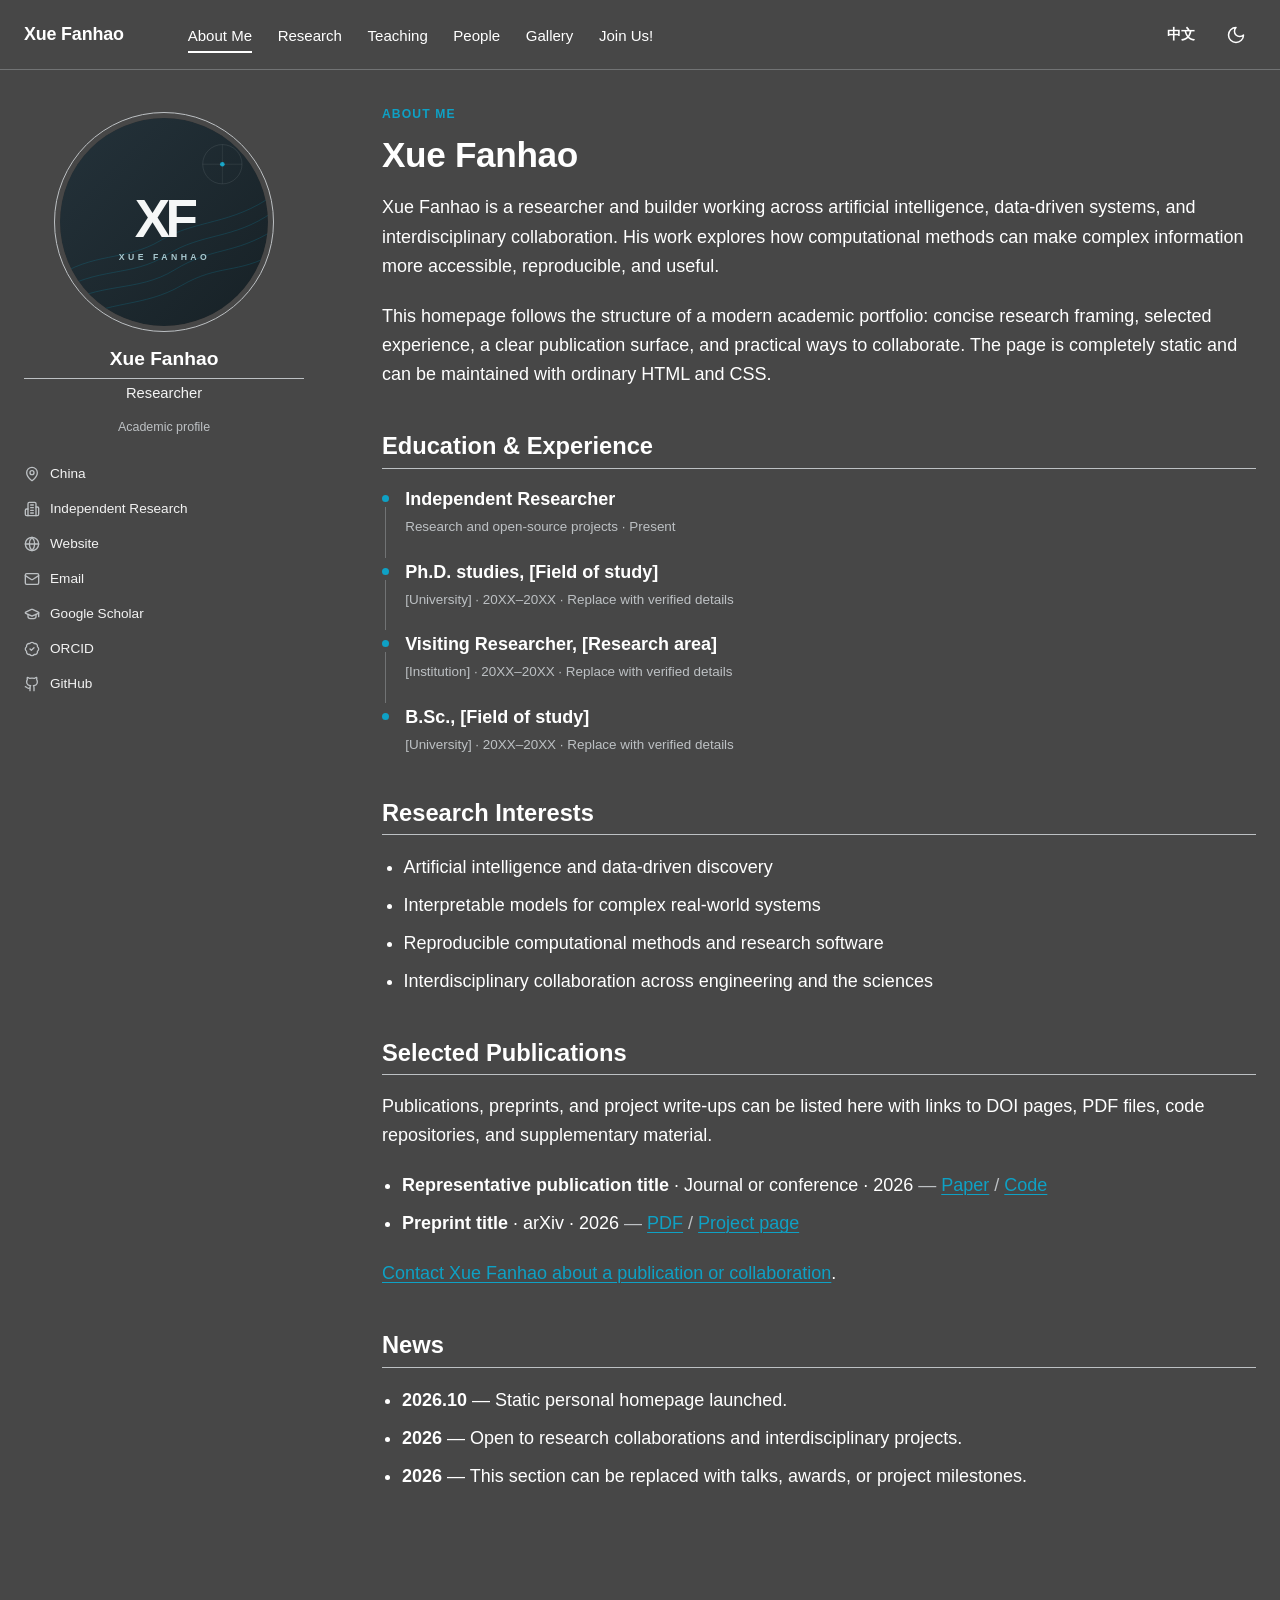
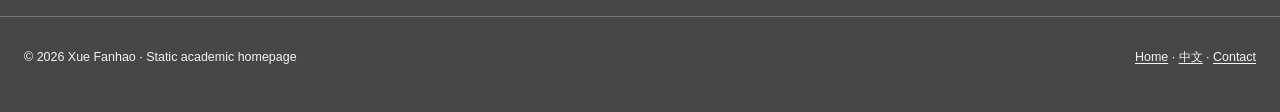
<file: index.html>
<!doctype html>
<html lang="en" data-theme="dark">
  <head>
    <meta charset="utf-8">
    <meta name="viewport" content="width=device-width, initial-scale=1">
    <title>Xue Fanhao | Personal Homepage</title>
    <meta name="description" content="Personal academic homepage of Xue Fanhao, featuring research interests, selected experience, publications, teaching, and collaboration opportunities.">
    <link rel="canonical" href="https://fengxue-github.github.io/xuefanhao.github.io/">
    <meta property="og:type" content="profile">
    <meta property="og:title" content="Xue Fanhao | Personal Homepage">
    <meta property="og:description" content="Research, teaching, collaboration, and selected work.">
    <meta property="og:url" content="https://fengxue-github.github.io/xuefanhao.github.io/">
    <meta name="theme-color" content="#474747">
    <link rel="icon" href="assets/favicon.svg" type="image/svg+xml">
    <script>
      document.documentElement.dataset.theme =
        localStorage.getItem("xuefanhao-theme") || "dark";
    </script>
    <link rel="stylesheet" href="assets/styles.css">
  </head>
  <body>
    <a class="skip-link" href="#main-content">Skip to content</a>
    <header class="masthead">
      <div class="masthead__inner">
        <a class="brand" href="index.html">Xue Fanhao</a>
        <button class="icon-button nav-toggle" type="button" aria-label="Open navigation" aria-controls="site-nav" aria-expanded="false" data-nav-toggle>
          <i data-lucide="menu"></i>
        </button>
        <nav class="site-nav" id="site-nav" aria-label="Primary navigation">
          <a href="index.html" aria-current="page">About Me</a>
          <a href="research.html">Research</a>
          <a href="teaching.html">Teaching</a>
          <a href="people.html">People</a>
          <a href="gallery.html">Gallery</a>
          <a href="join.html">Join Us!</a>
        </nav>
        <div class="header-actions">
          <a class="lang-switch" href="chinese_intro.html" lang="zh-CN">中文</a>
          <button class="icon-button" type="button" aria-label="Switch to light theme" data-theme-toggle>
            <i class="theme-moon" data-lucide="moon"></i>
            <i class="theme-sun" data-lucide="sun"></i>
          </button>
        </div>
      </div>
    </header>

    <div class="page-shell">
      <aside class="profile" aria-label="Profile">
        <div class="avatar-frame">
          <img class="avatar" src="assets/profile.svg" alt="Placeholder portrait for Xue Fanhao" width="360" height="360">
        </div>
        <div>
          <h2 class="profile__name">Xue Fanhao</h2>
          <p class="profile__role">Researcher</p>
          <p class="profile__pronouns">Academic profile</p>
        </div>
        <ul class="profile__links">
          <li><i data-lucide="map-pin"></i><span>China</span></li>
          <li><i data-lucide="building-2"></i><span>Independent Research</span></li>
          <li><i data-lucide="globe"></i><a href="https://fengxue-github.github.io/xuefanhao.github.io/">Website</a></li>
          <li><i data-lucide="mail"></i><a href="mailto:xuefanhao@example.com">Email</a></li>
          <li><i data-lucide="graduation-cap"></i><a href="#publications">Google Scholar</a></li>
          <li><i data-lucide="badge-check"></i><a href="#publications">ORCID</a></li>
          <li><i data-lucide="github"></i><a href="https://github.com/xuefanhao">GitHub</a></li>
        </ul>
      </aside>

      <main class="content" id="main-content">
        <header class="content-intro">
          <p class="eyebrow">About me</p>
          <h1>Xue Fanhao</h1>
          <p>
            Xue Fanhao is a researcher and builder working across artificial
            intelligence, data-driven systems, and interdisciplinary
            collaboration. His work explores how computational methods can
            make complex information more accessible, reproducible, and useful.
          </p>
          <p>
            This homepage follows the structure of a modern academic portfolio:
            concise research framing, selected experience, a clear publication
            surface, and practical ways to collaborate. The page is completely
            static and can be maintained with ordinary HTML and CSS.
          </p>
        </header>

        <section aria-labelledby="experience-title">
          <h2 id="experience-title">Education &amp; Experience</h2>
          <ul class="timeline">
            <li>
              <strong>Independent Researcher</strong>
              <span class="timeline__meta">Research and open-source projects · Present</span>
            </li>
            <li>
              <strong>Ph.D. studies, [Field of study]</strong>
              <span class="timeline__meta">[University] · 20XX–20XX · Replace with verified details</span>
            </li>
            <li>
              <strong>Visiting Researcher, [Research area]</strong>
              <span class="timeline__meta">[Institution] · 20XX–20XX · Replace with verified details</span>
            </li>
            <li>
              <strong>B.Sc., [Field of study]</strong>
              <span class="timeline__meta">[University] · 20XX–20XX · Replace with verified details</span>
            </li>
          </ul>
        </section>

        <section aria-labelledby="interests-title">
          <h2 id="interests-title">Research Interests</h2>
          <ul>
            <li>Artificial intelligence and data-driven discovery</li>
            <li>Interpretable models for complex real-world systems</li>
            <li>Reproducible computational methods and research software</li>
            <li>Interdisciplinary collaboration across engineering and the sciences</li>
          </ul>
        </section>

        <section aria-labelledby="publications-title">
          <h2 id="publications-title">Selected Publications</h2>
          <p>
            Publications, preprints, and project write-ups can be listed here
            with links to DOI pages, PDF files, code repositories, and
            supplementary material.
          </p>
          <ul class="plain-list">
            <li>
              <strong>Representative publication title</strong> · Journal or
              conference · 2026
              <span class="text-muted">— <a href="#">Paper</a> / <a href="#">Code</a></span>
            </li>
            <li>
              <strong>Preprint title</strong> · arXiv · 2026
              <span class="text-muted">— <a href="#">PDF</a> / <a href="#">Project page</a></span>
            </li>
          </ul>
          <p><a href="join.html">Contact Xue Fanhao about a publication or collaboration</a>.</p>
        </section>

        <section aria-labelledby="news-title">
          <h2 id="news-title">News</h2>
          <ul class="plain-list">
            <li><strong>2026.10</strong> — Static personal homepage launched.</li>
            <li><strong>2026</strong> — Open to research collaborations and interdisciplinary projects.</li>
            <li><strong>2026</strong> — This section can be replaced with talks, awards, or project milestones.</li>
          </ul>
        </section>
      </main>
    </div>

    <footer class="site-footer">
      <div class="site-footer__inner">
        <p>&copy; 2026 Xue Fanhao · Static academic homepage</p>
        <p><a href="index.html">Home</a> · <a href="chinese_intro.html">中文</a> · <a href="join.html">Contact</a></p>
      </div>
    </footer>

    <script src="assets/lucide.min.js"></script>
    <script src="assets/site.js"></script>
  </body>
</html>
</file>
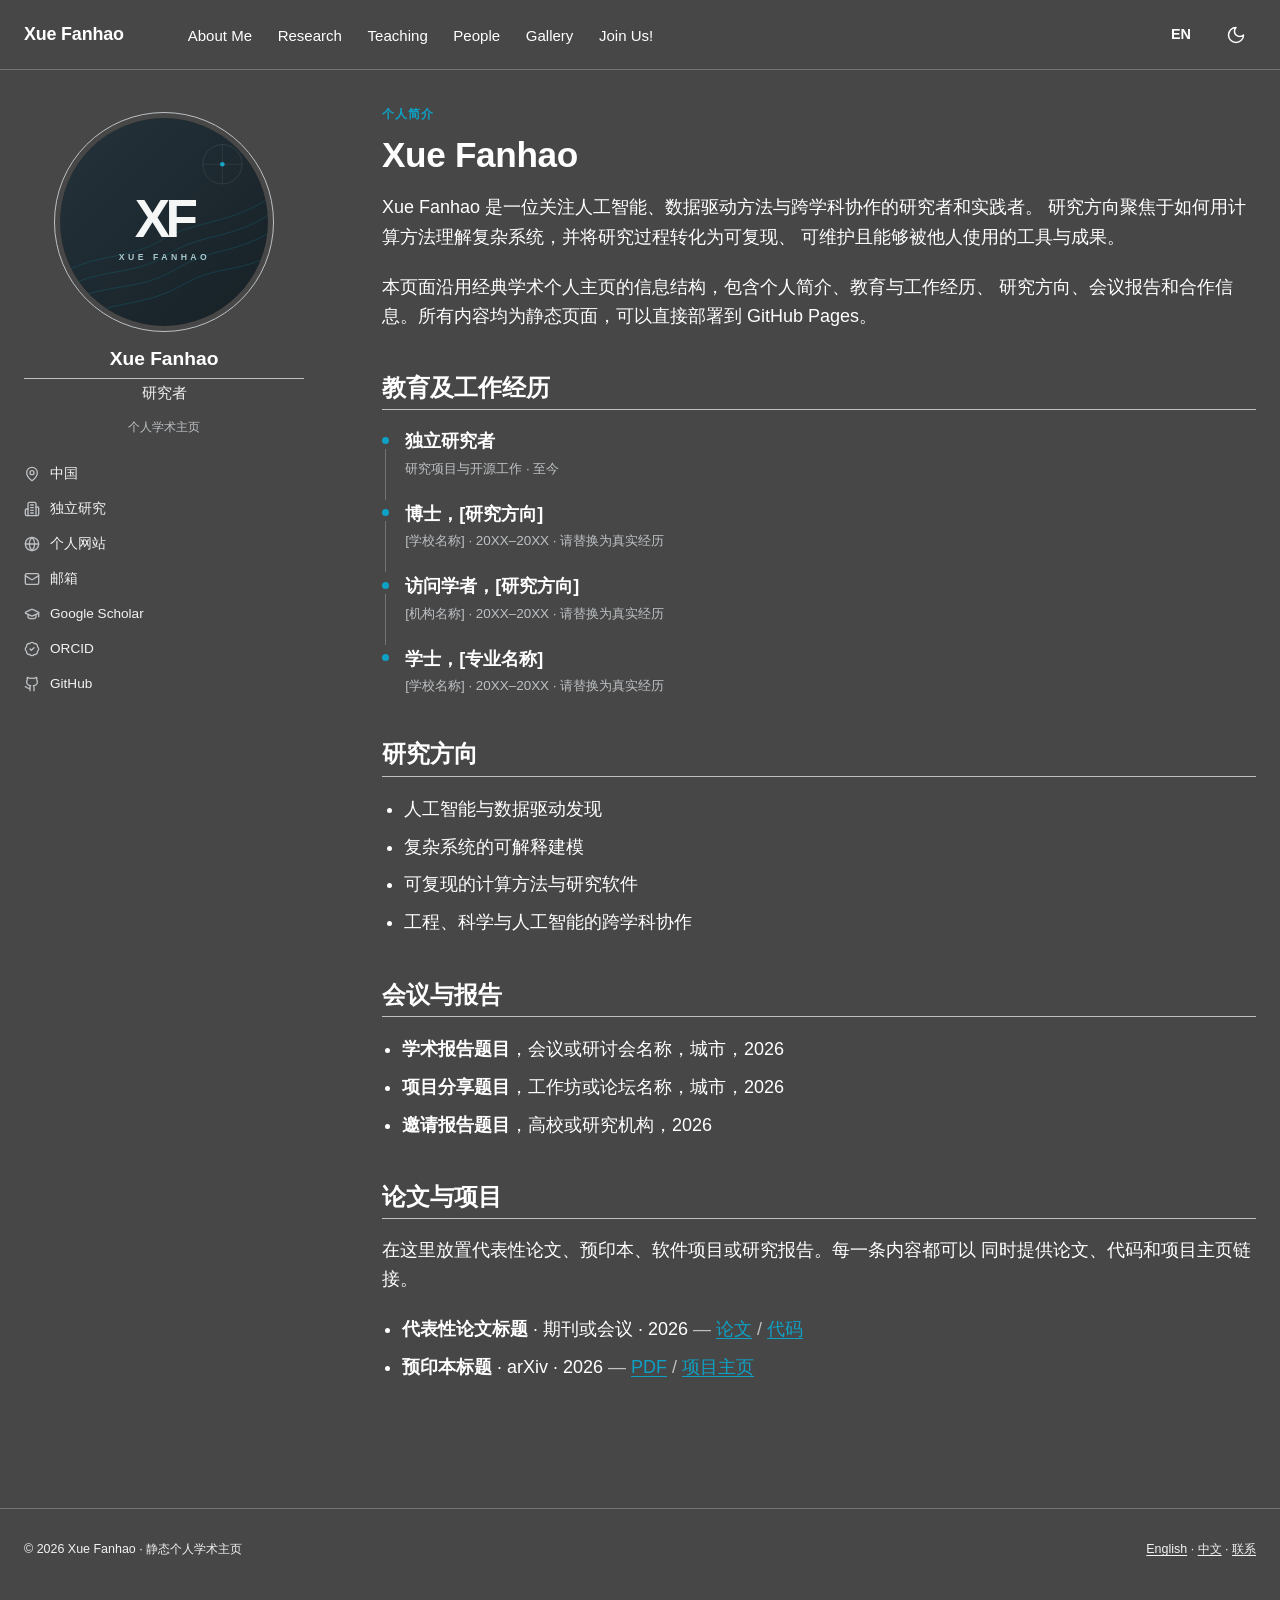
<file: chinese_intro.html>
<!doctype html>
<html lang="zh-CN" data-theme="dark">
  <head>
    <meta charset="utf-8">
    <meta name="viewport" content="width=device-width, initial-scale=1">
    <title>个人简介 | Xue Fanhao</title>
    <meta name="description" content="Xue Fanhao 的个人主页，包含个人简介、教育与工作经历、研究方向、会议报告及合作信息。">
    <link rel="canonical" href="https://fengxue-github.github.io/xuefanhao.github.io/chinese_intro.html">
    <meta property="og:type" content="profile">
    <meta property="og:title" content="个人简介 | Xue Fanhao">
    <meta property="og:description" content="研究方向、经历、报告与合作信息。">
    <meta property="og:url" content="https://fengxue-github.github.io/xuefanhao.github.io/chinese_intro.html">
    <meta name="theme-color" content="#474747">
    <link rel="icon" href="assets/favicon.svg" type="image/svg+xml">
    <script>
      document.documentElement.dataset.theme =
        localStorage.getItem("xuefanhao-theme") || "dark";
    </script>
    <link rel="stylesheet" href="assets/styles.css">
  </head>
  <body>
    <a class="skip-link" href="#main-content">跳到主要内容</a>
    <header class="masthead">
      <div class="masthead__inner">
        <a class="brand" href="index.html">Xue Fanhao</a>
        <button class="icon-button nav-toggle" type="button" aria-label="打开导航" aria-controls="site-nav" aria-expanded="false" data-nav-toggle>
          <i data-lucide="menu"></i>
        </button>
        <nav class="site-nav" id="site-nav" aria-label="主导航">
          <a href="index.html">About Me</a>
          <a href="research.html">Research</a>
          <a href="teaching.html">Teaching</a>
          <a href="people.html">People</a>
          <a href="gallery.html">Gallery</a>
          <a href="join.html">Join Us!</a>
        </nav>
        <div class="header-actions">
          <a class="lang-switch" href="index.html" lang="en">EN</a>
          <button class="icon-button" type="button" aria-label="切换为浅色主题" data-theme-toggle>
            <i class="theme-moon" data-lucide="moon"></i>
            <i class="theme-sun" data-lucide="sun"></i>
          </button>
        </div>
      </div>
    </header>

    <div class="page-shell">
      <aside class="profile" aria-label="个人资料">
        <div class="avatar-frame">
          <img class="avatar" src="assets/profile.svg" alt="Xue Fanhao 的头像占位图" width="360" height="360">
        </div>
        <div>
          <h2 class="profile__name">Xue Fanhao</h2>
          <p class="profile__role">研究者</p>
          <p class="profile__pronouns">个人学术主页</p>
        </div>
        <ul class="profile__links">
          <li><i data-lucide="map-pin"></i><span>中国</span></li>
          <li><i data-lucide="building-2"></i><span>独立研究</span></li>
          <li><i data-lucide="globe"></i><a href="https://fengxue-github.github.io/xuefanhao.github.io/">个人网站</a></li>
          <li><i data-lucide="mail"></i><a href="mailto:xuefanhao@example.com">邮箱</a></li>
          <li><i data-lucide="graduation-cap"></i><a href="#papers">Google Scholar</a></li>
          <li><i data-lucide="badge-check"></i><a href="#papers">ORCID</a></li>
          <li><i data-lucide="github"></i><a href="https://github.com/xuefanhao">GitHub</a></li>
        </ul>
      </aside>

      <main class="content" id="main-content">
        <header class="content-intro">
          <p class="eyebrow">个人简介</p>
          <h1>Xue Fanhao</h1>
          <p>
            Xue Fanhao 是一位关注人工智能、数据驱动方法与跨学科协作的研究者和实践者。
            研究方向聚焦于如何用计算方法理解复杂系统，并将研究过程转化为可复现、
            可维护且能够被他人使用的工具与成果。
          </p>
          <p>
            本页面沿用经典学术个人主页的信息结构，包含个人简介、教育与工作经历、
            研究方向、会议报告和合作信息。所有内容均为静态页面，可以直接部署到
            GitHub Pages。
          </p>
        </header>

        <section aria-labelledby="experience-title">
          <h2 id="experience-title">教育及工作经历</h2>
          <ul class="timeline">
            <li>
              <strong>独立研究者</strong>
              <span class="timeline__meta">研究项目与开源工作 · 至今</span>
            </li>
            <li>
              <strong>博士，[研究方向]</strong>
              <span class="timeline__meta">[学校名称] · 20XX–20XX · 请替换为真实经历</span>
            </li>
            <li>
              <strong>访问学者，[研究方向]</strong>
              <span class="timeline__meta">[机构名称] · 20XX–20XX · 请替换为真实经历</span>
            </li>
            <li>
              <strong>学士，[专业名称]</strong>
              <span class="timeline__meta">[学校名称] · 20XX–20XX · 请替换为真实经历</span>
            </li>
          </ul>
        </section>

        <section aria-labelledby="interests-title">
          <h2 id="interests-title">研究方向</h2>
          <ul>
            <li>人工智能与数据驱动发现</li>
            <li>复杂系统的可解释建模</li>
            <li>可复现的计算方法与研究软件</li>
            <li>工程、科学与人工智能的跨学科协作</li>
          </ul>
        </section>

        <section aria-labelledby="talks-title">
          <h2 id="talks-title">会议与报告</h2>
          <ul class="plain-list">
            <li><strong>学术报告题目</strong>，会议或研讨会名称，城市，2026</li>
            <li><strong>项目分享题目</strong>，工作坊或论坛名称，城市，2026</li>
            <li><strong>邀请报告题目</strong>，高校或研究机构，2026</li>
          </ul>
        </section>

        <section id="papers" aria-labelledby="papers-title">
          <h2 id="papers-title">论文与项目</h2>
          <p>
            在这里放置代表性论文、预印本、软件项目或研究报告。每一条内容都可以
            同时提供论文、代码和项目主页链接。
          </p>
          <ul class="plain-list">
            <li>
              <strong>代表性论文标题</strong> · 期刊或会议 · 2026
              <span class="text-muted">— <a href="#">论文</a> / <a href="#">代码</a></span>
            </li>
            <li>
              <strong>预印本标题</strong> · arXiv · 2026
              <span class="text-muted">— <a href="#">PDF</a> / <a href="#">项目主页</a></span>
            </li>
          </ul>
        </section>
      </main>
    </div>

    <footer class="site-footer">
      <div class="site-footer__inner">
        <p>&copy; 2026 Xue Fanhao · 静态个人学术主页</p>
        <p><a href="index.html">English</a> · <a href="chinese_intro.html">中文</a> · <a href="join.html">联系</a></p>
      </div>
    </footer>

    <script src="assets/lucide.min.js"></script>
    <script src="assets/site.js"></script>
  </body>
</html>
</file>
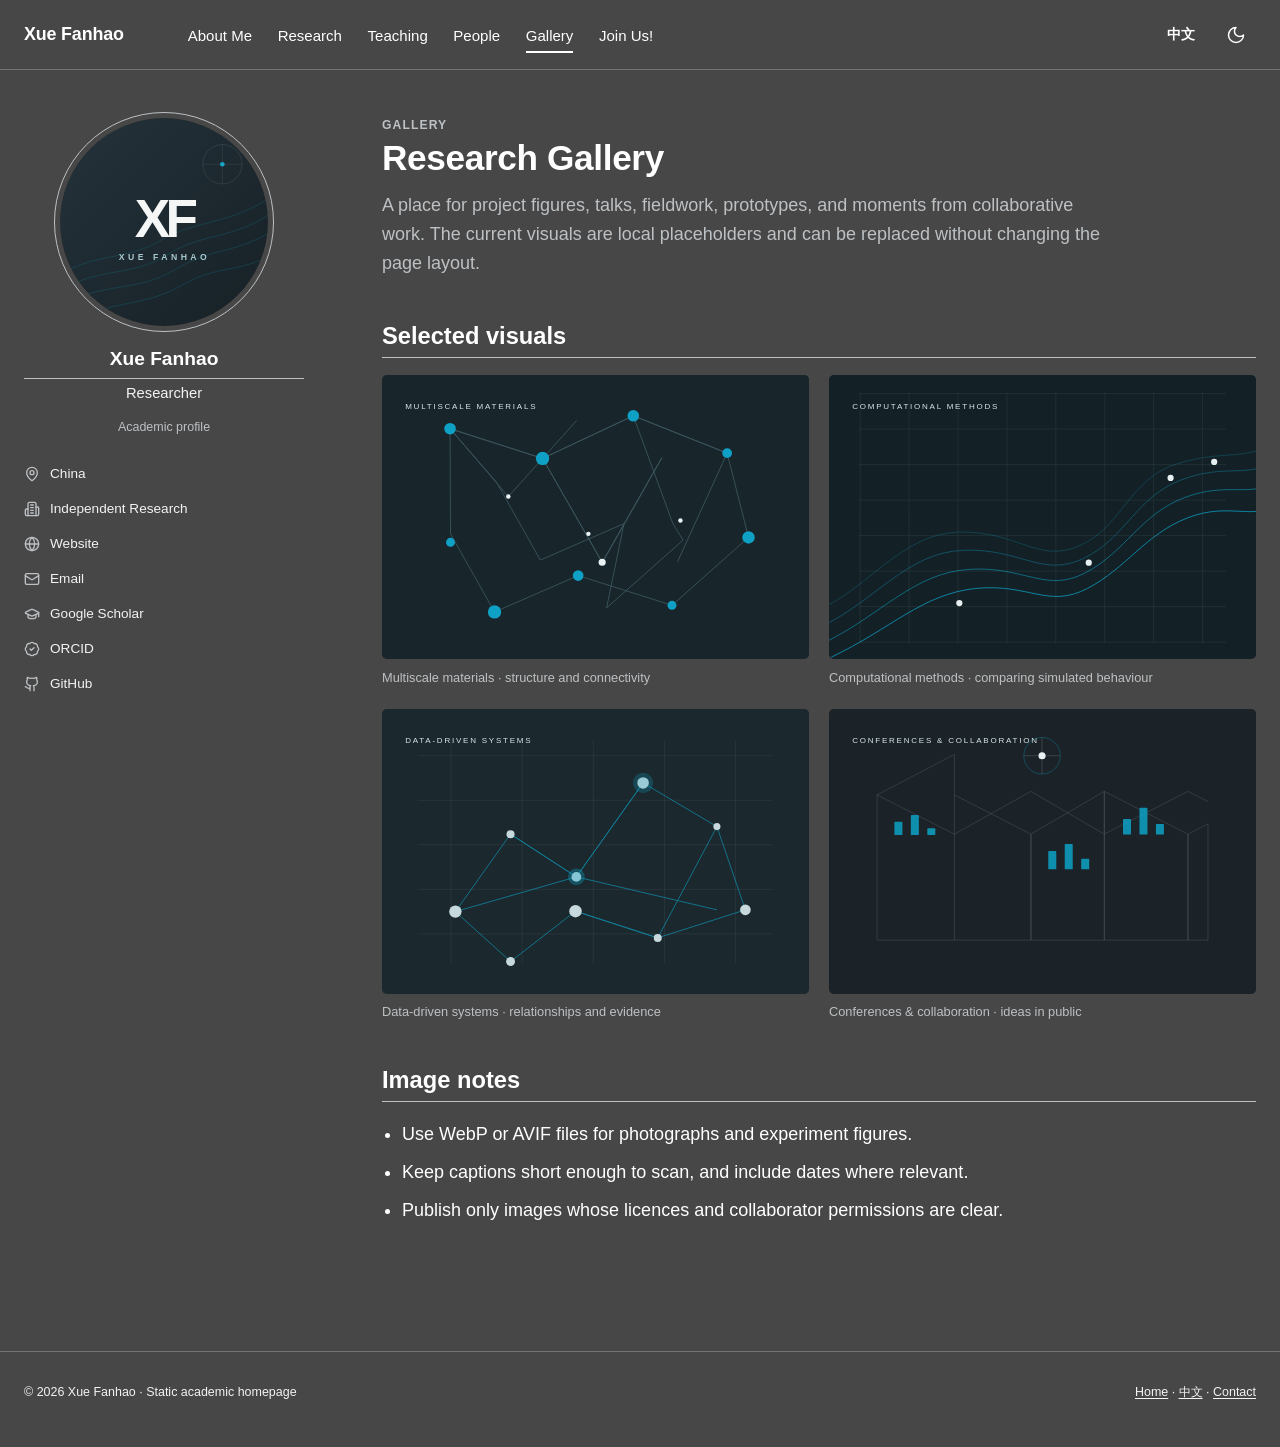
<file: gallery.html>
<!doctype html>
<html lang="en" data-theme="dark">
  <head>
    <meta charset="utf-8">
    <meta name="viewport" content="width=device-width, initial-scale=1">
    <title>Gallery | Xue Fanhao</title>
    <meta name="description" content="Research gallery for Xue Fanhao, featuring methods, systems, and collaboration.">
    <link rel="canonical" href="https://fengxue-github.github.io/xuefanhao.github.io/gallery.html">
    <meta name="theme-color" content="#474747">
    <link rel="icon" href="assets/favicon.svg" type="image/svg+xml">
    <script>
      document.documentElement.dataset.theme =
        localStorage.getItem("xuefanhao-theme") || "dark";
    </script>
    <link rel="stylesheet" href="assets/styles.css">
  </head>
  <body>
    <a class="skip-link" href="#main-content">Skip to content</a>
    <header class="masthead">
      <div class="masthead__inner">
        <a class="brand" href="index.html">Xue Fanhao</a>
        <button class="icon-button nav-toggle" type="button" aria-label="Open navigation" aria-controls="site-nav" aria-expanded="false" data-nav-toggle>
          <i data-lucide="menu"></i>
        </button>
        <nav class="site-nav" id="site-nav" aria-label="Primary navigation">
          <a href="index.html">About Me</a>
          <a href="research.html">Research</a>
          <a href="teaching.html">Teaching</a>
          <a href="people.html">People</a>
          <a href="gallery.html" aria-current="page">Gallery</a>
          <a href="join.html">Join Us!</a>
        </nav>
        <div class="header-actions">
          <a class="lang-switch" href="chinese_intro.html" lang="zh-CN">中文</a>
          <button class="icon-button" type="button" aria-label="Switch to light theme" data-theme-toggle>
            <i class="theme-moon" data-lucide="moon"></i>
            <i class="theme-sun" data-lucide="sun"></i>
          </button>
        </div>
      </div>
    </header>

    <div class="page-shell">
      <aside class="profile" aria-label="Profile">
        <div class="avatar-frame">
          <img class="avatar" src="assets/profile.svg" alt="Placeholder portrait for Xue Fanhao" width="360" height="360">
        </div>
        <div>
          <h2 class="profile__name">Xue Fanhao</h2>
          <p class="profile__role">Researcher</p>
          <p class="profile__pronouns">Academic profile</p>
        </div>
        <ul class="profile__links">
          <li><i data-lucide="map-pin"></i><span>China</span></li>
          <li><i data-lucide="building-2"></i><span>Independent Research</span></li>
          <li><i data-lucide="globe"></i><a href="https://fengxue-github.github.io/xuefanhao.github.io/">Website</a></li>
          <li><i data-lucide="mail"></i><a href="mailto:xuefanhao@example.com">Email</a></li>
          <li><i data-lucide="graduation-cap"></i><a href="index.html#publications">Google Scholar</a></li>
          <li><i data-lucide="badge-check"></i><a href="index.html#publications">ORCID</a></li>
          <li><i data-lucide="github"></i><a href="https://github.com/xuefanhao">GitHub</a></li>
        </ul>
      </aside>

      <main class="content" id="main-content">
        <header class="page-title">
          <p class="eyebrow">Gallery</p>
          <h1>Research Gallery</h1>
          <p>
            A place for project figures, talks, fieldwork, prototypes, and
            moments from collaborative work. The current visuals are local
            placeholders and can be replaced without changing the page layout.
          </p>
        </header>

        <section aria-labelledby="gallery-title">
          <h2 id="gallery-title">Selected visuals</h2>
          <div class="gallery-grid">
            <figure class="gallery-item">
              <img src="assets/gallery-lattice.svg" alt="Abstract crystal lattice with connected nodes" width="960" height="640" loading="lazy">
              <figcaption>Multiscale materials · structure and connectivity</figcaption>
            </figure>
            <figure class="gallery-item">
              <img src="assets/gallery-simulation.svg" alt="Abstract numerical simulation contours" width="960" height="640" loading="lazy">
              <figcaption>Computational methods · comparing simulated behaviour</figcaption>
            </figure>
            <figure class="gallery-item">
              <img src="assets/gallery-data.svg" alt="Abstract data network with connected nodes" width="960" height="640" loading="lazy">
              <figcaption>Data-driven systems · relationships and evidence</figcaption>
            </figure>
            <figure class="gallery-item">
              <img src="assets/gallery-conference.svg" alt="Abstract conference and collaboration architecture" width="960" height="640" loading="lazy">
              <figcaption>Conferences &amp; collaboration · ideas in public</figcaption>
            </figure>
          </div>
        </section>

        <section aria-labelledby="caption-title">
          <h2 id="caption-title">Image notes</h2>
          <ul class="plain-list">
            <li>Use WebP or AVIF files for photographs and experiment figures.</li>
            <li>Keep captions short enough to scan, and include dates where relevant.</li>
            <li>Publish only images whose licences and collaborator permissions are clear.</li>
          </ul>
        </section>
      </main>
    </div>

    <footer class="site-footer">
      <div class="site-footer__inner">
        <p>&copy; 2026 Xue Fanhao · Static academic homepage</p>
        <p><a href="index.html">Home</a> · <a href="chinese_intro.html">中文</a> · <a href="join.html">Contact</a></p>
      </div>
    </footer>

    <script src="assets/lucide.min.js"></script>
    <script src="assets/site.js"></script>
  </body>
</html>
</file>
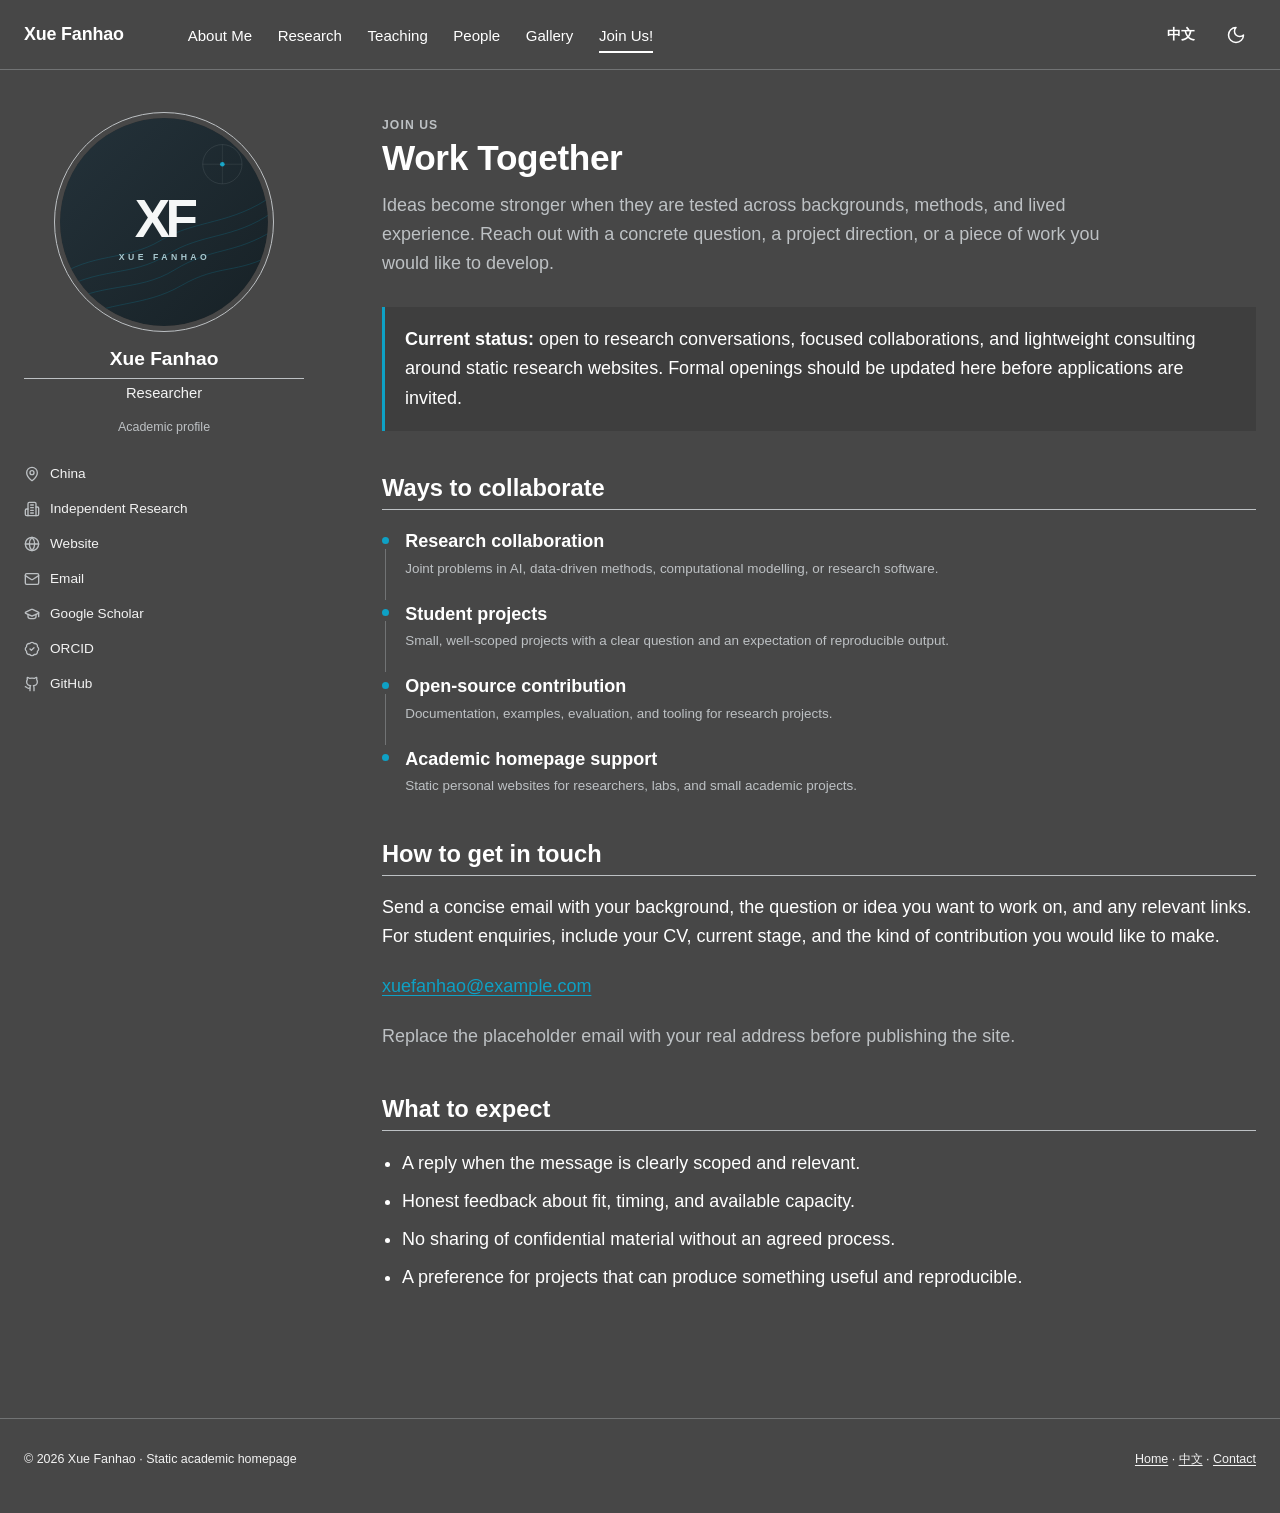
<file: join.html>
<!doctype html>
<html lang="en" data-theme="dark">
  <head>
    <meta charset="utf-8">
    <meta name="viewport" content="width=device-width, initial-scale=1">
    <title>Join Us | Xue Fanhao</title>
    <meta name="description" content="Collaboration and joining information for Xue Fanhao.">
    <link rel="canonical" href="https://fengxue-github.github.io/xuefanhao.github.io/join.html">
    <meta name="theme-color" content="#474747">
    <link rel="icon" href="assets/favicon.svg" type="image/svg+xml">
    <script>
      document.documentElement.dataset.theme =
        localStorage.getItem("xuefanhao-theme") || "dark";
    </script>
    <link rel="stylesheet" href="assets/styles.css">
  </head>
  <body>
    <a class="skip-link" href="#main-content">Skip to content</a>
    <header class="masthead">
      <div class="masthead__inner">
        <a class="brand" href="index.html">Xue Fanhao</a>
        <button class="icon-button nav-toggle" type="button" aria-label="Open navigation" aria-controls="site-nav" aria-expanded="false" data-nav-toggle>
          <i data-lucide="menu"></i>
        </button>
        <nav class="site-nav" id="site-nav" aria-label="Primary navigation">
          <a href="index.html">About Me</a>
          <a href="research.html">Research</a>
          <a href="teaching.html">Teaching</a>
          <a href="people.html">People</a>
          <a href="gallery.html">Gallery</a>
          <a href="join.html" aria-current="page">Join Us!</a>
        </nav>
        <div class="header-actions">
          <a class="lang-switch" href="chinese_intro.html" lang="zh-CN">中文</a>
          <button class="icon-button" type="button" aria-label="Switch to light theme" data-theme-toggle>
            <i class="theme-moon" data-lucide="moon"></i>
            <i class="theme-sun" data-lucide="sun"></i>
          </button>
        </div>
      </div>
    </header>

    <div class="page-shell">
      <aside class="profile" aria-label="Profile">
        <div class="avatar-frame">
          <img class="avatar" src="assets/profile.svg" alt="Placeholder portrait for Xue Fanhao" width="360" height="360">
        </div>
        <div>
          <h2 class="profile__name">Xue Fanhao</h2>
          <p class="profile__role">Researcher</p>
          <p class="profile__pronouns">Academic profile</p>
        </div>
        <ul class="profile__links">
          <li><i data-lucide="map-pin"></i><span>China</span></li>
          <li><i data-lucide="building-2"></i><span>Independent Research</span></li>
          <li><i data-lucide="globe"></i><a href="https://fengxue-github.github.io/xuefanhao.github.io/">Website</a></li>
          <li><i data-lucide="mail"></i><a href="mailto:xuefanhao@example.com">Email</a></li>
          <li><i data-lucide="graduation-cap"></i><a href="index.html#publications">Google Scholar</a></li>
          <li><i data-lucide="badge-check"></i><a href="index.html#publications">ORCID</a></li>
          <li><i data-lucide="github"></i><a href="https://github.com/xuefanhao">GitHub</a></li>
        </ul>
      </aside>

      <main class="content" id="main-content">
        <header class="page-title">
          <p class="eyebrow">Join Us</p>
          <h1>Work Together</h1>
          <p>
            Ideas become stronger when they are tested across backgrounds,
            methods, and lived experience. Reach out with a concrete question,
            a project direction, or a piece of work you would like to develop.
          </p>
        </header>

        <div class="callout">
          <p>
            <strong>Current status:</strong> open to research conversations,
            focused collaborations, and lightweight consulting around static
            research websites. Formal openings should be updated here before
            applications are invited.
          </p>
        </div>

        <section aria-labelledby="opportunities-title">
          <h2 id="opportunities-title">Ways to collaborate</h2>
          <ul class="timeline">
            <li>
              <strong>Research collaboration</strong>
              <span class="timeline__meta">
                Joint problems in AI, data-driven methods, computational
                modelling, or research software.
              </span>
            </li>
            <li>
              <strong>Student projects</strong>
              <span class="timeline__meta">
                Small, well-scoped projects with a clear question and an
                expectation of reproducible output.
              </span>
            </li>
            <li>
              <strong>Open-source contribution</strong>
              <span class="timeline__meta">
                Documentation, examples, evaluation, and tooling for research
                projects.
              </span>
            </li>
            <li>
              <strong>Academic homepage support</strong>
              <span class="timeline__meta">
                Static personal websites for researchers, labs, and small
                academic projects.
              </span>
            </li>
          </ul>
        </section>

        <section aria-labelledby="apply-title">
          <h2 id="apply-title">How to get in touch</h2>
          <p>
            Send a concise email with your background, the question or idea you
            want to work on, and any relevant links. For student enquiries,
            include your CV, current stage, and the kind of contribution you
            would like to make.
          </p>
          <p>
            <a href="mailto:xuefanhao@example.com">xuefanhao@example.com</a>
          </p>
          <p class="text-muted">
            Replace the placeholder email with your real address before
            publishing the site.
          </p>
        </section>

        <section aria-labelledby="expectations-title">
          <h2 id="expectations-title">What to expect</h2>
          <ul class="plain-list">
            <li>A reply when the message is clearly scoped and relevant.</li>
            <li>Honest feedback about fit, timing, and available capacity.</li>
            <li>No sharing of confidential material without an agreed process.</li>
            <li>A preference for projects that can produce something useful and reproducible.</li>
          </ul>
        </section>
      </main>
    </div>

    <footer class="site-footer">
      <div class="site-footer__inner">
        <p>&copy; 2026 Xue Fanhao · Static academic homepage</p>
        <p><a href="index.html">Home</a> · <a href="chinese_intro.html">中文</a> · <a href="join.html">Contact</a></p>
      </div>
    </footer>

    <script src="assets/lucide.min.js"></script>
    <script src="assets/site.js"></script>
  </body>
</html>
</file>
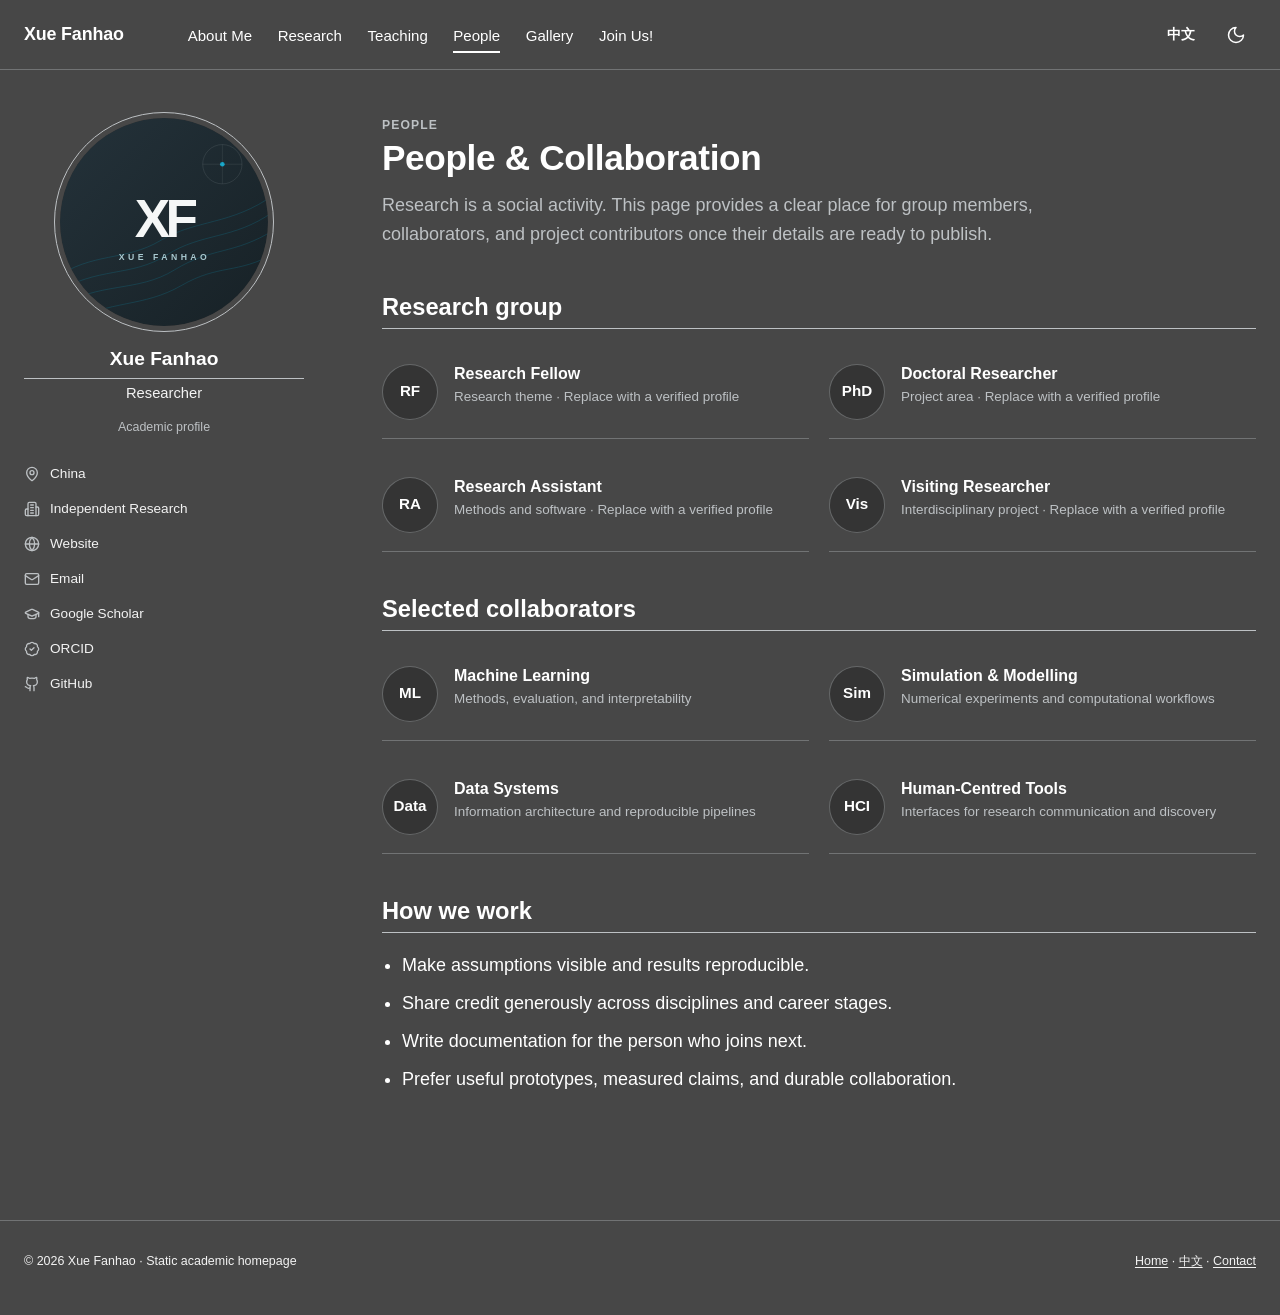
<file: people.html>
<!doctype html>
<html lang="en" data-theme="dark">
  <head>
    <meta charset="utf-8">
    <meta name="viewport" content="width=device-width, initial-scale=1">
    <title>People | Xue Fanhao</title>
    <meta name="description" content="Collaborators, students, and research network around Xue Fanhao.">
    <link rel="canonical" href="https://fengxue-github.github.io/xuefanhao.github.io/people.html">
    <meta name="theme-color" content="#474747">
    <link rel="icon" href="assets/favicon.svg" type="image/svg+xml">
    <script>
      document.documentElement.dataset.theme =
        localStorage.getItem("xuefanhao-theme") || "dark";
    </script>
    <link rel="stylesheet" href="assets/styles.css">
  </head>
  <body>
    <a class="skip-link" href="#main-content">Skip to content</a>
    <header class="masthead">
      <div class="masthead__inner">
        <a class="brand" href="index.html">Xue Fanhao</a>
        <button class="icon-button nav-toggle" type="button" aria-label="Open navigation" aria-controls="site-nav" aria-expanded="false" data-nav-toggle>
          <i data-lucide="menu"></i>
        </button>
        <nav class="site-nav" id="site-nav" aria-label="Primary navigation">
          <a href="index.html">About Me</a>
          <a href="research.html">Research</a>
          <a href="teaching.html">Teaching</a>
          <a href="people.html" aria-current="page">People</a>
          <a href="gallery.html">Gallery</a>
          <a href="join.html">Join Us!</a>
        </nav>
        <div class="header-actions">
          <a class="lang-switch" href="chinese_intro.html" lang="zh-CN">中文</a>
          <button class="icon-button" type="button" aria-label="Switch to light theme" data-theme-toggle>
            <i class="theme-moon" data-lucide="moon"></i>
            <i class="theme-sun" data-lucide="sun"></i>
          </button>
        </div>
      </div>
    </header>

    <div class="page-shell">
      <aside class="profile" aria-label="Profile">
        <div class="avatar-frame">
          <img class="avatar" src="assets/profile.svg" alt="Placeholder portrait for Xue Fanhao" width="360" height="360">
        </div>
        <div>
          <h2 class="profile__name">Xue Fanhao</h2>
          <p class="profile__role">Researcher</p>
          <p class="profile__pronouns">Academic profile</p>
        </div>
        <ul class="profile__links">
          <li><i data-lucide="map-pin"></i><span>China</span></li>
          <li><i data-lucide="building-2"></i><span>Independent Research</span></li>
          <li><i data-lucide="globe"></i><a href="https://fengxue-github.github.io/xuefanhao.github.io/">Website</a></li>
          <li><i data-lucide="mail"></i><a href="mailto:xuefanhao@example.com">Email</a></li>
          <li><i data-lucide="graduation-cap"></i><a href="index.html#publications">Google Scholar</a></li>
          <li><i data-lucide="badge-check"></i><a href="index.html#publications">ORCID</a></li>
          <li><i data-lucide="github"></i><a href="https://github.com/xuefanhao">GitHub</a></li>
        </ul>
      </aside>

      <main class="content" id="main-content">
        <header class="page-title">
          <p class="eyebrow">People</p>
          <h1>People &amp; Collaboration</h1>
          <p>
            Research is a social activity. This page provides a clear place for
            group members, collaborators, and project contributors once their
            details are ready to publish.
          </p>
        </header>

        <section aria-labelledby="group-title">
          <h2 id="group-title">Research group</h2>
          <div class="people-grid">
            <article class="person">
              <div class="person__initials" aria-hidden="true">RF</div>
              <div>
                <h3>Research Fellow</h3>
                <p>Research theme · Replace with a verified profile</p>
              </div>
            </article>
            <article class="person">
              <div class="person__initials" aria-hidden="true">PhD</div>
              <div>
                <h3>Doctoral Researcher</h3>
                <p>Project area · Replace with a verified profile</p>
              </div>
            </article>
            <article class="person">
              <div class="person__initials" aria-hidden="true">RA</div>
              <div>
                <h3>Research Assistant</h3>
                <p>Methods and software · Replace with a verified profile</p>
              </div>
            </article>
            <article class="person">
              <div class="person__initials" aria-hidden="true">Vis</div>
              <div>
                <h3>Visiting Researcher</h3>
                <p>Interdisciplinary project · Replace with a verified profile</p>
              </div>
            </article>
          </div>
        </section>

        <section aria-labelledby="collaborators-title">
          <h2 id="collaborators-title">Selected collaborators</h2>
          <div class="people-grid">
            <article class="person">
              <div class="person__initials" aria-hidden="true">ML</div>
              <div>
                <h3>Machine Learning</h3>
                <p>Methods, evaluation, and interpretability</p>
              </div>
            </article>
            <article class="person">
              <div class="person__initials" aria-hidden="true">Sim</div>
              <div>
                <h3>Simulation &amp; Modelling</h3>
                <p>Numerical experiments and computational workflows</p>
              </div>
            </article>
            <article class="person">
              <div class="person__initials" aria-hidden="true">Data</div>
              <div>
                <h3>Data Systems</h3>
                <p>Information architecture and reproducible pipelines</p>
              </div>
            </article>
            <article class="person">
              <div class="person__initials" aria-hidden="true">HCI</div>
              <div>
                <h3>Human-Centred Tools</h3>
                <p>Interfaces for research communication and discovery</p>
              </div>
            </article>
          </div>
        </section>

        <section aria-labelledby="values-title">
          <h2 id="values-title">How we work</h2>
          <ul class="plain-list">
            <li>Make assumptions visible and results reproducible.</li>
            <li>Share credit generously across disciplines and career stages.</li>
            <li>Write documentation for the person who joins next.</li>
            <li>Prefer useful prototypes, measured claims, and durable collaboration.</li>
          </ul>
        </section>
      </main>
    </div>

    <footer class="site-footer">
      <div class="site-footer__inner">
        <p>&copy; 2026 Xue Fanhao · Static academic homepage</p>
        <p><a href="index.html">Home</a> · <a href="chinese_intro.html">中文</a> · <a href="join.html">Contact</a></p>
      </div>
    </footer>

    <script src="assets/lucide.min.js"></script>
    <script src="assets/site.js"></script>
  </body>
</html>
</file>
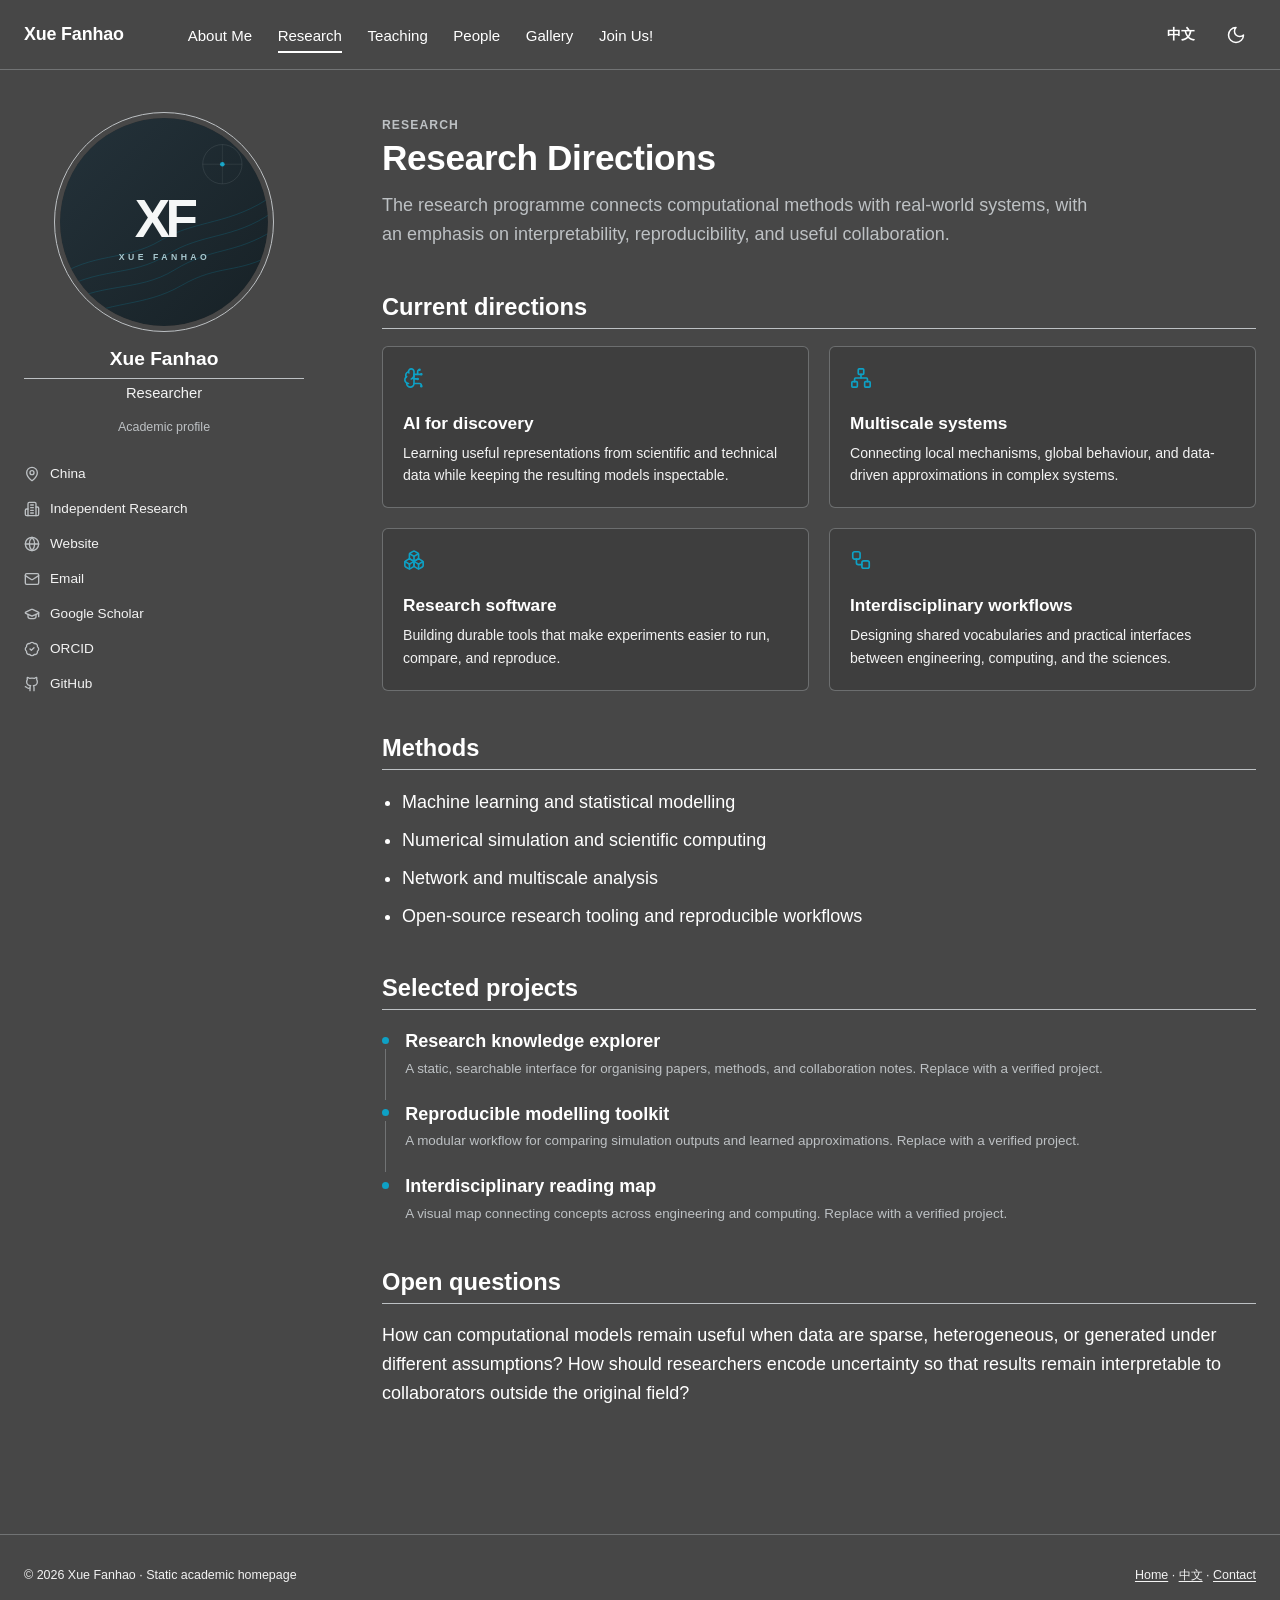
<file: research.html>
<!doctype html>
<html lang="en" data-theme="dark">
  <head>
    <meta charset="utf-8">
    <meta name="viewport" content="width=device-width, initial-scale=1">
    <title>Research | Xue Fanhao</title>
    <meta name="description" content="Research directions and selected projects by Xue Fanhao.">
    <link rel="canonical" href="https://fengxue-github.github.io/xuefanhao.github.io/research.html">
    <meta name="theme-color" content="#474747">
    <link rel="icon" href="assets/favicon.svg" type="image/svg+xml">
    <script>
      document.documentElement.dataset.theme =
        localStorage.getItem("xuefanhao-theme") || "dark";
    </script>
    <link rel="stylesheet" href="assets/styles.css">
  </head>
  <body>
    <a class="skip-link" href="#main-content">Skip to content</a>
    <header class="masthead">
      <div class="masthead__inner">
        <a class="brand" href="index.html">Xue Fanhao</a>
        <button class="icon-button nav-toggle" type="button" aria-label="Open navigation" aria-controls="site-nav" aria-expanded="false" data-nav-toggle>
          <i data-lucide="menu"></i>
        </button>
        <nav class="site-nav" id="site-nav" aria-label="Primary navigation">
          <a href="index.html">About Me</a>
          <a href="research.html" aria-current="page">Research</a>
          <a href="teaching.html">Teaching</a>
          <a href="people.html">People</a>
          <a href="gallery.html">Gallery</a>
          <a href="join.html">Join Us!</a>
        </nav>
        <div class="header-actions">
          <a class="lang-switch" href="chinese_intro.html" lang="zh-CN">中文</a>
          <button class="icon-button" type="button" aria-label="Switch to light theme" data-theme-toggle>
            <i class="theme-moon" data-lucide="moon"></i>
            <i class="theme-sun" data-lucide="sun"></i>
          </button>
        </div>
      </div>
    </header>

    <div class="page-shell">
      <aside class="profile" aria-label="Profile">
        <div class="avatar-frame">
          <img class="avatar" src="assets/profile.svg" alt="Placeholder portrait for Xue Fanhao" width="360" height="360">
        </div>
        <div>
          <h2 class="profile__name">Xue Fanhao</h2>
          <p class="profile__role">Researcher</p>
          <p class="profile__pronouns">Academic profile</p>
        </div>
        <ul class="profile__links">
          <li><i data-lucide="map-pin"></i><span>China</span></li>
          <li><i data-lucide="building-2"></i><span>Independent Research</span></li>
          <li><i data-lucide="globe"></i><a href="https://fengxue-github.github.io/xuefanhao.github.io/">Website</a></li>
          <li><i data-lucide="mail"></i><a href="mailto:xuefanhao@example.com">Email</a></li>
          <li><i data-lucide="graduation-cap"></i><a href="index.html#publications">Google Scholar</a></li>
          <li><i data-lucide="badge-check"></i><a href="index.html#publications">ORCID</a></li>
          <li><i data-lucide="github"></i><a href="https://github.com/xuefanhao">GitHub</a></li>
        </ul>
      </aside>

      <main class="content" id="main-content">
        <header class="page-title">
          <p class="eyebrow">Research</p>
          <h1>Research Directions</h1>
          <p>
            The research programme connects computational methods with
            real-world systems, with an emphasis on interpretability,
            reproducibility, and useful collaboration.
          </p>
        </header>

        <section aria-labelledby="directions-title">
          <h2 id="directions-title">Current directions</h2>
          <div class="topic-grid">
            <article class="topic">
              <i data-lucide="brain-circuit"></i>
              <h3>AI for discovery</h3>
              <p>
                Learning useful representations from scientific and technical
                data while keeping the resulting models inspectable.
              </p>
            </article>
            <article class="topic">
              <i data-lucide="network"></i>
              <h3>Multiscale systems</h3>
              <p>
                Connecting local mechanisms, global behaviour, and data-driven
                approximations in complex systems.
              </p>
            </article>
            <article class="topic">
              <i data-lucide="boxes"></i>
              <h3>Research software</h3>
              <p>
                Building durable tools that make experiments easier to run,
                compare, and reproduce.
              </p>
            </article>
            <article class="topic">
              <i data-lucide="workflow"></i>
              <h3>Interdisciplinary workflows</h3>
              <p>
                Designing shared vocabularies and practical interfaces between
                engineering, computing, and the sciences.
              </p>
            </article>
          </div>
        </section>

        <section aria-labelledby="methods-title">
          <h2 id="methods-title">Methods</h2>
          <ul class="plain-list">
            <li>Machine learning and statistical modelling</li>
            <li>Numerical simulation and scientific computing</li>
            <li>Network and multiscale analysis</li>
            <li>Open-source research tooling and reproducible workflows</li>
          </ul>
        </section>

        <section aria-labelledby="projects-title">
          <h2 id="projects-title">Selected projects</h2>
          <ul class="timeline">
            <li>
              <strong>Research knowledge explorer</strong>
              <span class="timeline__meta">
                A static, searchable interface for organising papers, methods,
                and collaboration notes. Replace with a verified project.
              </span>
            </li>
            <li>
              <strong>Reproducible modelling toolkit</strong>
              <span class="timeline__meta">
                A modular workflow for comparing simulation outputs and learned
                approximations. Replace with a verified project.
              </span>
            </li>
            <li>
              <strong>Interdisciplinary reading map</strong>
              <span class="timeline__meta">
                A visual map connecting concepts across engineering and
                computing. Replace with a verified project.
              </span>
            </li>
          </ul>
        </section>

        <section aria-labelledby="questions-title">
          <h2 id="questions-title">Open questions</h2>
          <p>
            How can computational models remain useful when data are sparse,
            heterogeneous, or generated under different assumptions? How should
            researchers encode uncertainty so that results remain interpretable
            to collaborators outside the original field?
          </p>
        </section>
      </main>
    </div>

    <footer class="site-footer">
      <div class="site-footer__inner">
        <p>&copy; 2026 Xue Fanhao · Static academic homepage</p>
        <p><a href="index.html">Home</a> · <a href="chinese_intro.html">中文</a> · <a href="join.html">Contact</a></p>
      </div>
    </footer>

    <script src="assets/lucide.min.js"></script>
    <script src="assets/site.js"></script>
  </body>
</html>
</file>
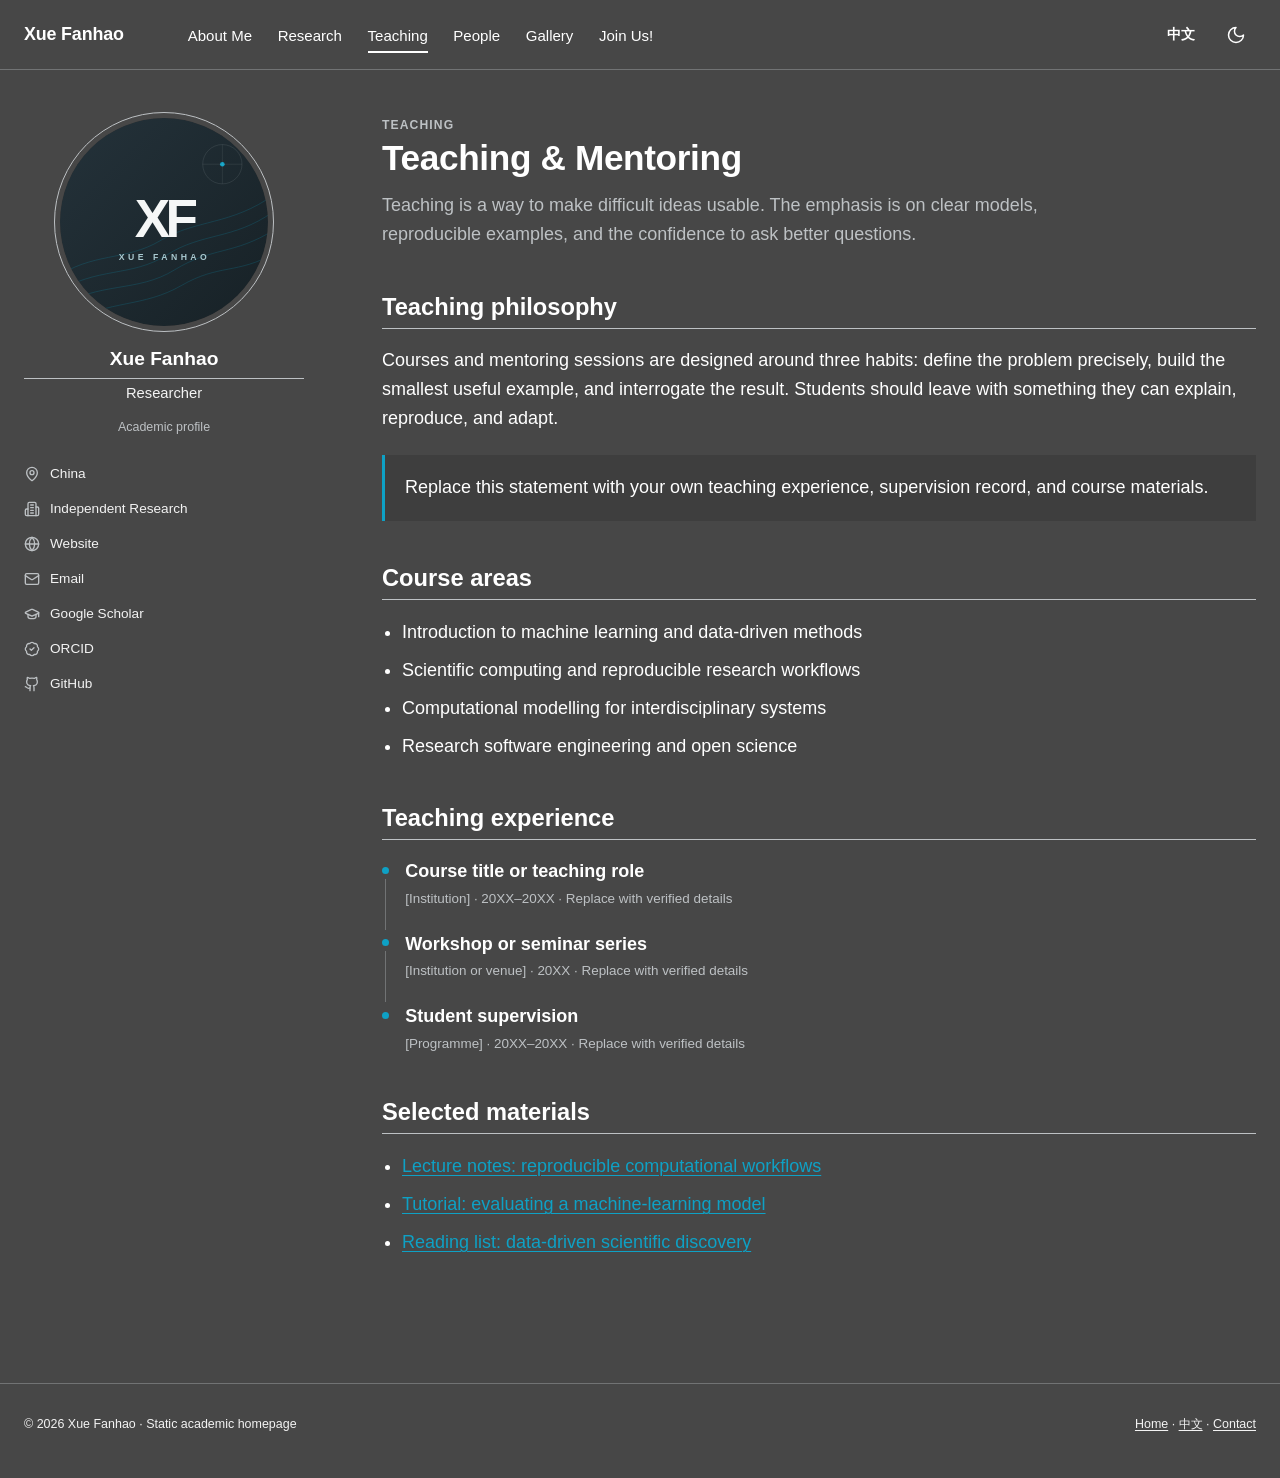
<file: teaching.html>
<!doctype html>
<html lang="en" data-theme="dark">
  <head>
    <meta charset="utf-8">
    <meta name="viewport" content="width=device-width, initial-scale=1">
    <title>Teaching | Xue Fanhao</title>
    <meta name="description" content="Teaching and mentoring profile of Xue Fanhao.">
    <link rel="canonical" href="https://fengxue-github.github.io/xuefanhao.github.io/teaching.html">
    <meta name="theme-color" content="#474747">
    <link rel="icon" href="assets/favicon.svg" type="image/svg+xml">
    <script>
      document.documentElement.dataset.theme =
        localStorage.getItem("xuefanhao-theme") || "dark";
    </script>
    <link rel="stylesheet" href="assets/styles.css">
  </head>
  <body>
    <a class="skip-link" href="#main-content">Skip to content</a>
    <header class="masthead">
      <div class="masthead__inner">
        <a class="brand" href="index.html">Xue Fanhao</a>
        <button class="icon-button nav-toggle" type="button" aria-label="Open navigation" aria-controls="site-nav" aria-expanded="false" data-nav-toggle>
          <i data-lucide="menu"></i>
        </button>
        <nav class="site-nav" id="site-nav" aria-label="Primary navigation">
          <a href="index.html">About Me</a>
          <a href="research.html">Research</a>
          <a href="teaching.html" aria-current="page">Teaching</a>
          <a href="people.html">People</a>
          <a href="gallery.html">Gallery</a>
          <a href="join.html">Join Us!</a>
        </nav>
        <div class="header-actions">
          <a class="lang-switch" href="chinese_intro.html" lang="zh-CN">中文</a>
          <button class="icon-button" type="button" aria-label="Switch to light theme" data-theme-toggle>
            <i class="theme-moon" data-lucide="moon"></i>
            <i class="theme-sun" data-lucide="sun"></i>
          </button>
        </div>
      </div>
    </header>

    <div class="page-shell">
      <aside class="profile" aria-label="Profile">
        <div class="avatar-frame">
          <img class="avatar" src="assets/profile.svg" alt="Placeholder portrait for Xue Fanhao" width="360" height="360">
        </div>
        <div>
          <h2 class="profile__name">Xue Fanhao</h2>
          <p class="profile__role">Researcher</p>
          <p class="profile__pronouns">Academic profile</p>
        </div>
        <ul class="profile__links">
          <li><i data-lucide="map-pin"></i><span>China</span></li>
          <li><i data-lucide="building-2"></i><span>Independent Research</span></li>
          <li><i data-lucide="globe"></i><a href="https://fengxue-github.github.io/xuefanhao.github.io/">Website</a></li>
          <li><i data-lucide="mail"></i><a href="mailto:xuefanhao@example.com">Email</a></li>
          <li><i data-lucide="graduation-cap"></i><a href="index.html#publications">Google Scholar</a></li>
          <li><i data-lucide="badge-check"></i><a href="index.html#publications">ORCID</a></li>
          <li><i data-lucide="github"></i><a href="https://github.com/xuefanhao">GitHub</a></li>
        </ul>
      </aside>

      <main class="content" id="main-content">
        <header class="page-title">
          <p class="eyebrow">Teaching</p>
          <h1>Teaching &amp; Mentoring</h1>
          <p>
            Teaching is a way to make difficult ideas usable. The emphasis is on
            clear models, reproducible examples, and the confidence to ask
            better questions.
          </p>
        </header>

        <section aria-labelledby="philosophy-title">
          <h2 id="philosophy-title">Teaching philosophy</h2>
          <p>
            Courses and mentoring sessions are designed around three habits:
            define the problem precisely, build the smallest useful example, and
            interrogate the result. Students should leave with something they
            can explain, reproduce, and adapt.
          </p>
          <div class="callout">
            <p>
              Replace this statement with your own teaching experience,
              supervision record, and course materials.
            </p>
          </div>
        </section>

        <section aria-labelledby="courses-title">
          <h2 id="courses-title">Course areas</h2>
          <ul class="plain-list">
            <li>Introduction to machine learning and data-driven methods</li>
            <li>Scientific computing and reproducible research workflows</li>
            <li>Computational modelling for interdisciplinary systems</li>
            <li>Research software engineering and open science</li>
          </ul>
        </section>

        <section aria-labelledby="experience-title">
          <h2 id="experience-title">Teaching experience</h2>
          <ul class="timeline">
            <li>
              <strong>Course title or teaching role</strong>
              <span class="timeline__meta">[Institution] · 20XX–20XX · Replace with verified details</span>
            </li>
            <li>
              <strong>Workshop or seminar series</strong>
              <span class="timeline__meta">[Institution or venue] · 20XX · Replace with verified details</span>
            </li>
            <li>
              <strong>Student supervision</strong>
              <span class="timeline__meta">[Programme] · 20XX–20XX · Replace with verified details</span>
            </li>
          </ul>
        </section>

        <section aria-labelledby="materials-title">
          <h2 id="materials-title">Selected materials</h2>
          <ul class="plain-list">
            <li><a href="#">Lecture notes: reproducible computational workflows</a></li>
            <li><a href="#">Tutorial: evaluating a machine-learning model</a></li>
            <li><a href="#">Reading list: data-driven scientific discovery</a></li>
          </ul>
        </section>
      </main>
    </div>

    <footer class="site-footer">
      <div class="site-footer__inner">
        <p>&copy; 2026 Xue Fanhao · Static academic homepage</p>
        <p><a href="index.html">Home</a> · <a href="chinese_intro.html">中文</a> · <a href="join.html">Contact</a></p>
      </div>
    </footer>

    <script src="assets/lucide.min.js"></script>
    <script src="assets/site.js"></script>
  </body>
</html>
</file>
<file: assets/styles.css>
:root {
  color-scheme: dark;
  --bg: #474747;
  --surface: #3e3e3e;
  --surface-strong: #343434;
  --text: #ffffff;
  --muted: #f3f3f3;
  --subtle: #bdc1c4;
  --border: #bdc1c4;
  --border-soft: rgba(189, 193, 196, 0.36);
  --link: #0ea1c5;
  --link-hover: #52c1db;
  --accent: #0ea1c5;
  --header-bg: rgba(71, 71, 71, 0.96);
  --footer-bg: #474747;
  --selection: #0ea1c5;
  --shadow: rgba(0, 0, 0, 0.25);
  --max-width: 1320px;
  --sidebar-width: 280px;
  --page-gap: 78px;
}

html[data-theme="light"] {
  color-scheme: light;
  --bg: #ffffff;
  --surface: #f5f6f6;
  --surface-strong: #eceeef;
  --text: #313436;
  --muted: #494e52;
  --subtle: #7a8288;
  --border: #d8dcdf;
  --border-soft: rgba(122, 130, 136, 0.24);
  --link: #2f7f93;
  --link-hover: #1c6577;
  --accent: #2f7f93;
  --header-bg: rgba(255, 255, 255, 0.96);
  --footer-bg: #f2f3f3;
  --selection: #2f7f93;
  --shadow: rgba(35, 45, 51, 0.12);
}

*,
*::before,
*::after {
  box-sizing: border-box;
}

html {
  min-height: 100%;
  scroll-behavior: smooth;
}

body {
  min-height: 100vh;
  margin: 0;
  padding-top: 70px;
  color: var(--text);
  background: var(--bg);
  font-family:
    -apple-system, BlinkMacSystemFont, "Segoe UI", "Noto Sans SC",
    "Microsoft YaHei", "Helvetica Neue", Arial, sans-serif;
  font-size: 18px;
  line-height: 1.62;
  -webkit-font-smoothing: antialiased;
}

body.nav-open {
  overflow: hidden;
}

::selection {
  color: #fff;
  background: var(--selection);
}

a {
  color: var(--link);
  text-decoration-thickness: 1px;
  text-underline-offset: 0.16em;
}

a:hover,
a:focus-visible {
  color: var(--link-hover);
}

button,
a {
  -webkit-tap-highlight-color: transparent;
}

:focus-visible {
  outline: 2px solid var(--link);
  outline-offset: 3px;
}

img {
  display: block;
  max-width: 100%;
  height: auto;
}

h1,
h2,
h3,
p {
  margin-top: 0;
}

h1,
h2,
h3 {
  line-height: 1.25;
}

h1 {
  margin-bottom: 1rem;
  font-size: clamp(1.7rem, 3vw, 2.2rem);
  letter-spacing: -0.01em;
}

h2 {
  margin: 2.7rem 0 1.05rem;
  padding-bottom: 0.35rem;
  font-size: 1.48rem;
  border-bottom: 1px solid var(--border);
}

h3 {
  margin-bottom: 0.45rem;
  font-size: 1.08rem;
}

p,
ul,
ol {
  margin-bottom: 1.3rem;
}

ul {
  padding-left: 1.35rem;
}

li {
  margin-bottom: 0.55rem;
}

li::marker {
  color: var(--text);
}

strong {
  font-weight: 700;
}

.skip-link {
  position: fixed;
  z-index: 100;
  top: 8px;
  left: 8px;
  padding: 9px 14px;
  color: var(--bg);
  background: var(--text);
  border-radius: 4px;
  transform: translateY(-160%);
}

.skip-link:focus {
  transform: translateY(0);
}

.masthead {
  position: fixed;
  z-index: 40;
  top: 0;
  left: 0;
  width: 100%;
  height: 70px;
  background: var(--header-bg);
  border-bottom: 1px solid var(--border-soft);
  backdrop-filter: blur(14px);
}

.masthead__inner {
  display: flex;
  align-items: center;
  max-width: var(--max-width);
  height: 100%;
  margin: 0 auto;
  padding: 0 24px;
}

.brand {
  flex: 0 0 auto;
  color: var(--text);
  font-size: 1.12rem;
  font-weight: 750;
  letter-spacing: -0.01em;
  text-decoration: none;
  white-space: nowrap;
}

.brand:hover {
  color: var(--text);
}

.site-nav {
  display: flex;
  align-items: center;
  gap: clamp(18px, 2vw, 34px);
  margin-left: clamp(34px, 5vw, 76px);
}

.site-nav a {
  position: relative;
  padding: 23px 0 20px;
  color: var(--text);
  font-size: 0.94rem;
  text-decoration: none;
  white-space: nowrap;
}

.site-nav a::after {
  position: absolute;
  right: 0;
  bottom: 15px;
  left: 0;
  height: 2px;
  content: "";
  background: transparent;
  transition: background-color 160ms ease;
}

.site-nav a:hover::after,
.site-nav a[aria-current="page"]::after {
  background: var(--text);
}

.header-actions {
  display: flex;
  align-items: center;
  gap: 11px;
  margin-left: auto;
}

.lang-switch {
  min-width: 48px;
  padding: 5px 7px;
  color: var(--text);
  background: transparent;
  border: 0;
  font: inherit;
  font-size: 0.9rem;
  font-weight: 650;
  text-align: center;
  text-decoration: none;
}

.icon-button {
  display: inline-grid;
  width: 40px;
  height: 40px;
  padding: 0;
  color: var(--text);
  background: transparent;
  border: 0;
  border-radius: 50%;
  cursor: pointer;
  place-items: center;
}

.icon-button:hover {
  background: var(--border-soft);
}

.icon-button svg {
  width: 20px;
  height: 20px;
  stroke-width: 1.8;
}

.nav-toggle {
  display: none;
}

html[data-theme="dark"] .theme-sun,
html[data-theme="light"] .theme-moon {
  display: none;
}

.page-shell {
  display: grid;
  grid-template-columns: var(--sidebar-width) minmax(0, 1fr);
  gap: var(--page-gap);
  width: 100%;
  max-width: var(--max-width);
  min-height: calc(100vh - 70px);
  margin: 0 auto;
  padding: 35px 24px 105px;
}

.profile {
  position: sticky;
  top: 116px;
  align-self: start;
  min-width: 0;
  text-align: center;
}

.avatar-frame {
  position: relative;
  width: 208px;
  height: 208px;
  margin: 2px auto 20px;
}

.avatar-frame::after {
  position: absolute;
  inset: -6px;
  content: "";
  border: 1px solid var(--border);
  border-radius: 50%;
  pointer-events: none;
}

.avatar {
  width: 100%;
  height: 100%;
  object-fit: cover;
  background: var(--surface-strong);
  border-radius: 50%;
}

.profile__name {
  margin: 0 0 3px;
  font-size: 1.2rem;
  font-weight: 750;
  line-height: 1.35;
}

.profile__role {
  margin: 0;
  color: var(--muted);
  font-size: 0.92rem;
}

.profile__pronouns {
  margin: 12px 0 0;
  color: var(--subtle);
  font-size: 0.78rem;
}

.profile__links {
  margin: 22px 0 0;
  padding: 0;
  list-style: none;
  text-align: left;
}

.profile__links li {
  display: flex;
  align-items: center;
  gap: 10px;
  min-height: 28px;
  margin: 0 0 7px;
  color: var(--muted);
  font-size: 0.85rem;
}

.profile__links a {
  color: var(--muted);
  text-decoration: none;
}

.profile__links a:hover {
  color: var(--link);
  text-decoration: underline;
}

.profile__links svg {
  flex: 0 0 auto;
  width: 16px;
  height: 16px;
  color: var(--subtle);
  stroke-width: 2;
}

.content {
  min-width: 0;
  max-width: 910px;
}

.content-intro {
  margin-bottom: 1.55rem;
}

.content-intro p:last-child {
  margin-bottom: 0;
}

.eyebrow {
  margin-bottom: 0.55rem;
  color: var(--link);
  font-size: 0.76rem;
  font-weight: 750;
  letter-spacing: 0.09em;
  text-transform: uppercase;
}

.page-title {
  margin: 0 0 1.8rem;
}

.page-title h1 {
  margin-bottom: 0;
}

.page-title p {
  max-width: 720px;
  margin: 0.7rem 0 0;
  color: var(--subtle);
}

.timeline {
  margin: 0;
  padding: 0;
  list-style: none;
}

.timeline li {
  position: relative;
  margin: 0;
  padding: 0 0 1.25rem 1.45rem;
}

.timeline li::before {
  position: absolute;
  top: 0.54em;
  left: 0;
  width: 7px;
  height: 7px;
  content: "";
  background: var(--accent);
  border-radius: 50%;
}

.timeline li::after {
  position: absolute;
  top: 1.2em;
  bottom: 0;
  left: 3px;
  width: 1px;
  content: "";
  background: var(--border-soft);
}

.timeline li:last-child {
  padding-bottom: 0;
}

.timeline li:last-child::after {
  display: none;
}

.timeline__meta {
  display: block;
  margin-top: 0.1rem;
  color: var(--subtle);
  font-size: 0.84rem;
}

.topic-grid,
.people-grid,
.gallery-grid {
  display: grid;
  gap: 20px;
}

.topic-grid {
  grid-template-columns: repeat(2, minmax(0, 1fr));
}

.topic {
  padding: 20px;
  background: var(--surface);
  border: 1px solid var(--border-soft);
  border-radius: 6px;
}

.topic svg {
  width: 22px;
  height: 22px;
  margin-bottom: 15px;
  color: var(--link);
}

.topic h3 {
  margin-bottom: 0.45rem;
}

.topic p {
  margin: 0;
  color: var(--muted);
  font-size: 0.88rem;
}

.people-grid {
  grid-template-columns: repeat(2, minmax(0, 1fr));
}

.person {
  display: grid;
  grid-template-columns: 56px minmax(0, 1fr);
  gap: 16px;
  align-items: start;
  padding: 18px 0;
  border-bottom: 1px solid var(--border-soft);
}

.person__initials {
  display: grid;
  width: 56px;
  height: 56px;
  color: var(--text);
  background: var(--surface-strong);
  border: 1px solid var(--border-soft);
  border-radius: 50%;
  font-size: 0.95rem;
  font-weight: 750;
  place-items: center;
}

.person h3 {
  margin: 0 0 0.15rem;
  font-size: 1rem;
}

.person p {
  margin: 0;
  color: var(--subtle);
  font-size: 0.84rem;
}

.gallery-grid {
  grid-template-columns: repeat(2, minmax(0, 1fr));
}

.gallery-item {
  margin: 0;
}

.gallery-item img {
  width: 100%;
  aspect-ratio: 3 / 2;
  object-fit: cover;
  background: var(--surface-strong);
  border-radius: 5px;
}

.gallery-item figcaption {
  margin-top: 0.55rem;
  color: var(--subtle);
  font-size: 0.8rem;
}

.callout {
  margin: 1.4rem 0 2rem;
  padding: 18px 20px;
  background: var(--surface);
  border-left: 3px solid var(--accent);
}

.callout p:last-child {
  margin-bottom: 0;
}

.plain-list {
  padding-left: 1.25rem;
}

.text-muted {
  color: var(--subtle);
}

.site-footer {
  padding: 30px 24px 44px;
  color: var(--muted);
  background: var(--footer-bg);
  border-top: 1px solid var(--border-soft);
  font-size: 0.78rem;
}

.site-footer__inner {
  display: flex;
  justify-content: space-between;
  gap: 24px;
  max-width: var(--max-width);
  margin: 0 auto;
}

.site-footer p {
  margin: 0;
}

.site-footer a {
  color: var(--muted);
}

@media (max-width: 1120px) {
  :root {
    --page-gap: 48px;
    --sidebar-width: 250px;
  }

  .site-nav {
    gap: 18px;
    margin-left: 34px;
  }

  .site-nav a {
    font-size: 0.87rem;
  }
}

@media (max-width: 980px) {
  body {
    padding-top: 68px;
  }

  .masthead {
    height: 68px;
  }

  .masthead__inner {
    padding: 0 18px;
  }

  .nav-toggle {
    display: inline-grid;
    margin-left: 12px;
  }

  .site-nav {
    position: fixed;
    top: 68px;
    right: 0;
    bottom: 0;
    left: 0;
    display: none;
    align-items: stretch;
    gap: 0;
    margin: 0;
    padding: 20px 24px 40px;
    overflow-y: auto;
    background: var(--bg);
    border-top: 1px solid var(--border-soft);
    flex-direction: column;
  }

  body.nav-open .site-nav {
    display: flex;
  }

  .site-nav a {
    padding: 15px 4px;
    font-size: 1.05rem;
    border-bottom: 1px solid var(--border-soft);
  }

  .site-nav a::after {
    display: none;
  }

  .header-actions {
    margin-left: auto;
  }

  .page-shell {
    grid-template-columns: 1fr;
    gap: 38px;
    min-height: calc(100vh - 68px);
    padding-top: 30px;
  }

  .profile {
    position: static;
    display: grid;
    grid-template-columns: 128px minmax(0, 1fr);
    gap: 8px 26px;
    align-items: center;
    max-width: 760px;
    text-align: left;
  }

  .avatar-frame {
    grid-row: span 3;
    width: 128px;
    height: 128px;
    margin: 0;
  }

  .profile__name {
    align-self: end;
    font-size: 1.15rem;
  }

  .profile__role,
  .profile__pronouns {
    margin-top: 0;
  }

  .profile__links {
    grid-column: 1 / -1;
    display: grid;
    grid-template-columns: repeat(3, minmax(0, 1fr));
    gap: 4px 18px;
    margin-top: 18px;
  }
}

@media (max-width: 700px) {
  body {
    font-size: 16.5px;
  }

  .brand {
    font-size: 1rem;
  }

  .header-actions {
    gap: 2px;
  }

  .lang-switch {
    min-width: 42px;
    padding-inline: 4px;
    font-size: 0.84rem;
  }

  .icon-button {
    width: 36px;
    height: 36px;
  }

  .page-shell {
    padding: 25px 18px 72px;
  }

  .profile {
    grid-template-columns: 104px minmax(0, 1fr);
    gap: 4px 20px;
  }

  .avatar-frame {
    width: 104px;
    height: 104px;
  }

  .profile__links {
    grid-template-columns: repeat(2, minmax(0, 1fr));
  }

  .topic-grid,
  .people-grid,
  .gallery-grid {
    grid-template-columns: 1fr;
  }

  .site-footer__inner {
    flex-direction: column;
    gap: 8px;
  }
}

@media (max-width: 460px) {
  .brand {
    max-width: 110px;
    overflow: hidden;
    text-overflow: ellipsis;
  }

  .profile {
    grid-template-columns: 84px minmax(0, 1fr);
  }

  .avatar-frame {
    width: 84px;
    height: 84px;
  }

  .profile__name {
    font-size: 1rem;
  }

  .profile__role {
    font-size: 0.84rem;
  }

  .profile__links {
    grid-template-columns: 1fr;
  }

  .topic {
    padding: 17px;
  }
}

@media (prefers-reduced-motion: reduce) {
  html {
    scroll-behavior: auto;
  }

  *,
  *::before,
  *::after {
    transition-duration: 0.01ms !important;
    animation-duration: 0.01ms !important;
    animation-iteration-count: 1 !important;
  }
}
</file>
